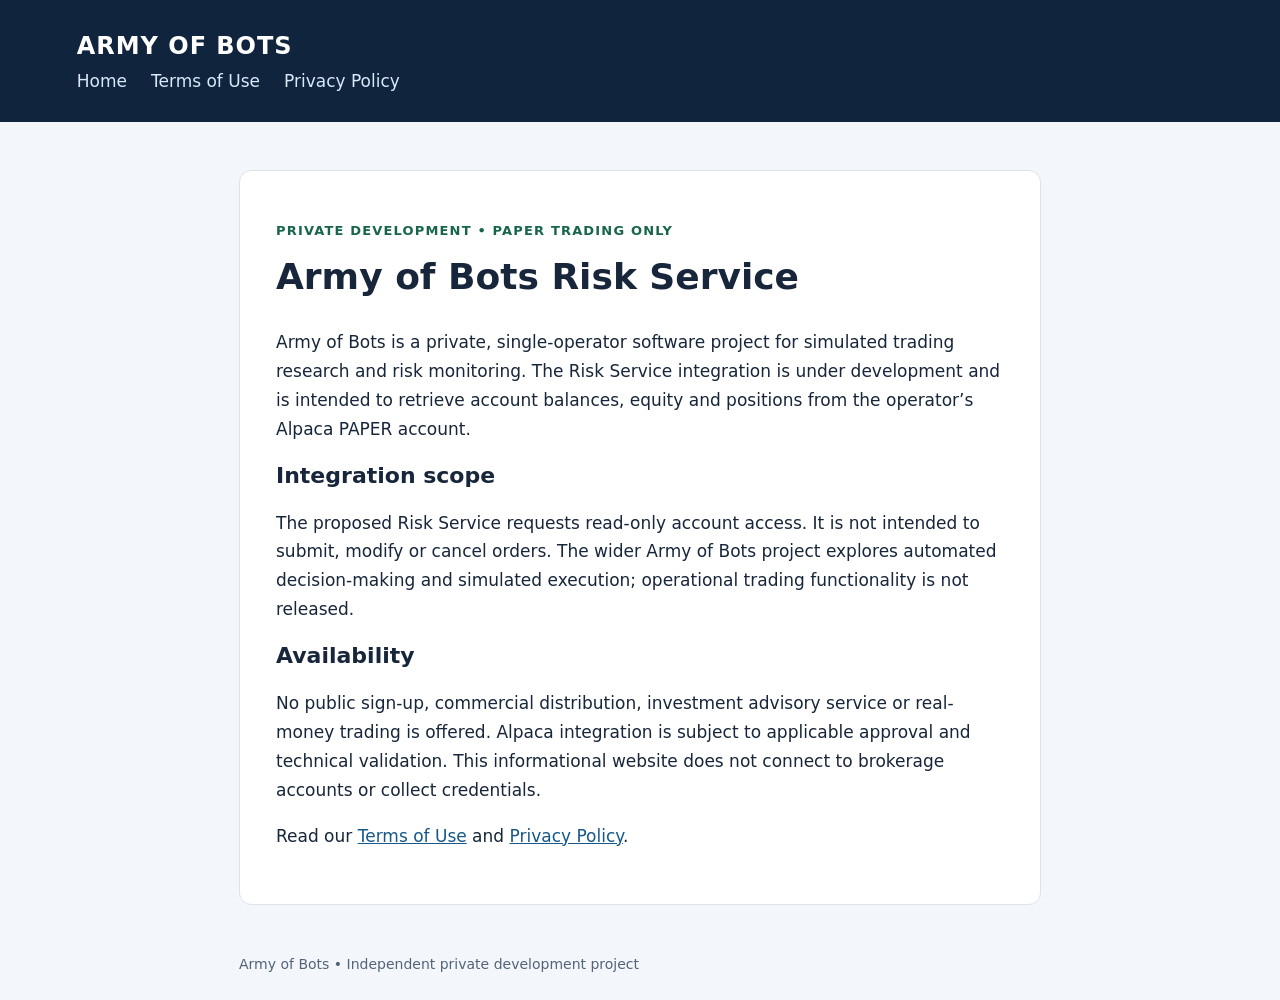
<file: index.html>
<!doctype html><html lang="en"><head><meta charset="utf-8"><meta name="viewport" content="width=device-width, initial-scale=1"><title>Army of Bots Risk Service | Army of Bots</title><link rel="stylesheet" href="style.css"></head><body><header><strong>ARMY OF BOTS</strong><nav><a href="index.html">Home</a><a href="terms.html">Terms of Use</a><a href="privacy.html">Privacy Policy</a></nav></header><main><article><p class="tag">PRIVATE DEVELOPMENT • PAPER TRADING ONLY</p><h1>Army of Bots Risk Service</h1><p>Army of Bots is a private, single-operator software project for simulated trading research and risk monitoring. The Risk Service integration is under development and is intended to retrieve account balances, equity and positions from the operator’s Alpaca PAPER account.</p><h2>Integration scope</h2><p>The proposed Risk Service requests read-only account access. It is not intended to submit, modify or cancel orders. The wider Army of Bots project explores automated decision-making and simulated execution; operational trading functionality is not released.</p><h2>Availability</h2><p>No public sign-up, commercial distribution, investment advisory service or real-money trading is offered. Alpaca integration is subject to applicable approval and technical validation. This informational website does not connect to brokerage accounts or collect credentials.</p><p>Read our <a href="terms.html">Terms of Use</a> and <a href="privacy.html">Privacy Policy</a>.</p></article></main><footer>Army of Bots • Independent private development project</footer></body></html>
</file>
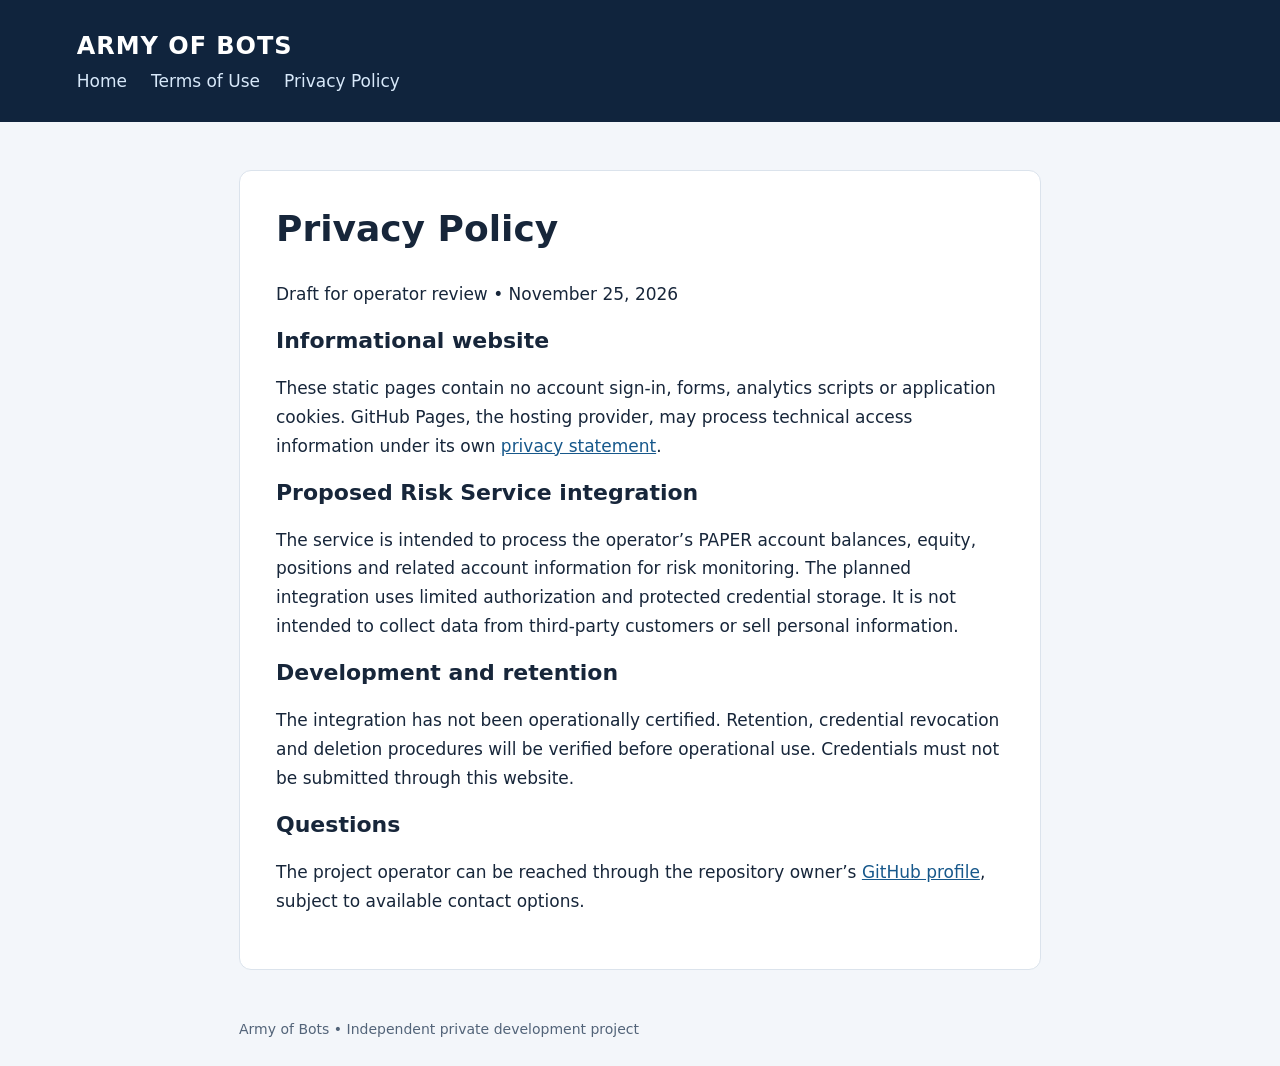
<file: privacy.html>
<!doctype html><html lang="en"><head><meta charset="utf-8"><meta name="viewport" content="width=device-width, initial-scale=1"><title>Privacy Policy | Army of Bots</title><link rel="stylesheet" href="style.css"></head><body><header><strong>ARMY OF BOTS</strong><nav><a href="index.html">Home</a><a href="terms.html">Terms of Use</a><a href="privacy.html">Privacy Policy</a></nav></header><main><article><h1>Privacy Policy</h1><p>Draft for operator review • November 25, 2026</p><h2>Informational website</h2><p>These static pages contain no account sign-in, forms, analytics scripts or application cookies. GitHub Pages, the hosting provider, may process technical access information under its own <a href="https://docs.github.com/en/site-policy/privacy-policies/github-general-privacy-statement">privacy statement</a>.</p><h2>Proposed Risk Service integration</h2><p>The service is intended to process the operator’s PAPER account balances, equity, positions and related account information for risk monitoring. The planned integration uses limited authorization and protected credential storage. It is not intended to collect data from third-party customers or sell personal information.</p><h2>Development and retention</h2><p>The integration has not been operationally certified. Retention, credential revocation and deletion procedures will be verified before operational use. Credentials must not be submitted through this website.</p><h2>Questions</h2><p>The project operator can be reached through the repository owner’s <a href="https://github.com/nextgensolutionsandconsulting-ui">GitHub profile</a>, subject to available contact options.</p></article></main><footer>Army of Bots • Independent private development project</footer></body></html>
</file>
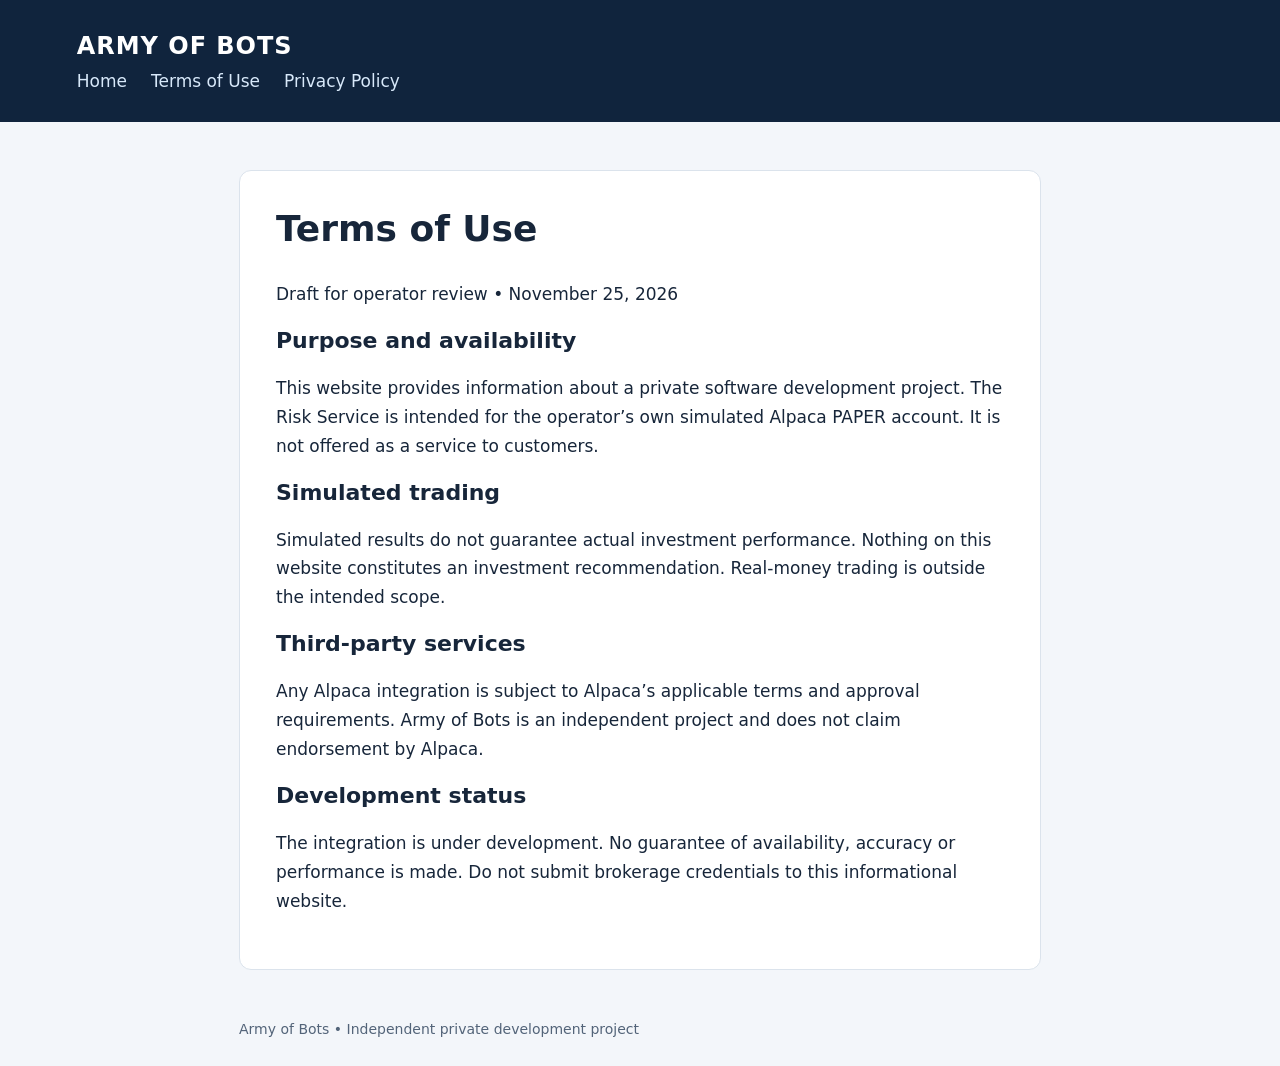
<file: terms.html>
<!doctype html><html lang="en"><head><meta charset="utf-8"><meta name="viewport" content="width=device-width, initial-scale=1"><title>Terms of Use | Army of Bots</title><link rel="stylesheet" href="style.css"></head><body><header><strong>ARMY OF BOTS</strong><nav><a href="index.html">Home</a><a href="terms.html">Terms of Use</a><a href="privacy.html">Privacy Policy</a></nav></header><main><article><h1>Terms of Use</h1><p>Draft for operator review • November 25, 2026</p><h2>Purpose and availability</h2><p>This website provides information about a private software development project. The Risk Service is intended for the operator’s own simulated Alpaca PAPER account. It is not offered as a service to customers.</p><h2>Simulated trading</h2><p>Simulated results do not guarantee actual investment performance. Nothing on this website constitutes an investment recommendation. Real-money trading is outside the intended scope.</p><h2>Third-party services</h2><p>Any Alpaca integration is subject to Alpaca’s applicable terms and approval requirements. Army of Bots is an independent project and does not claim endorsement by Alpaca.</p><h2>Development status</h2><p>The integration is under development. No guarantee of availability, accuracy or performance is made. Do not submit brokerage credentials to this informational website.</p></article></main><footer>Army of Bots • Independent private development project</footer></body></html>
</file>
<file: style.css>
*{box-sizing:border-box}body{margin:0;background:#f3f6fa;color:#17263a;font:17px/1.7 system-ui,sans-serif}header{background:#10243d;color:white;padding:26px max(6vw,24px)}header a{color:#d8e9fa;text-decoration:none;margin-right:24px}header strong{display:block;font-size:24px;letter-spacing:.04em}main{max-width:850px;margin:48px auto;padding:0 24px}article{background:white;border:1px solid #dbe3ec;border-radius:12px;padding:36px}h1{font-size:36px;line-height:1.2;margin-top:0}h2{font-size:22px;line-height:1.3}a{color:#17588b}footer{max-width:850px;margin:24px auto;padding:0 24px;color:#536479;font-size:14px}.tag{color:#17654d;font-weight:bold;font-size:13px;letter-spacing:.09em}
</file>
